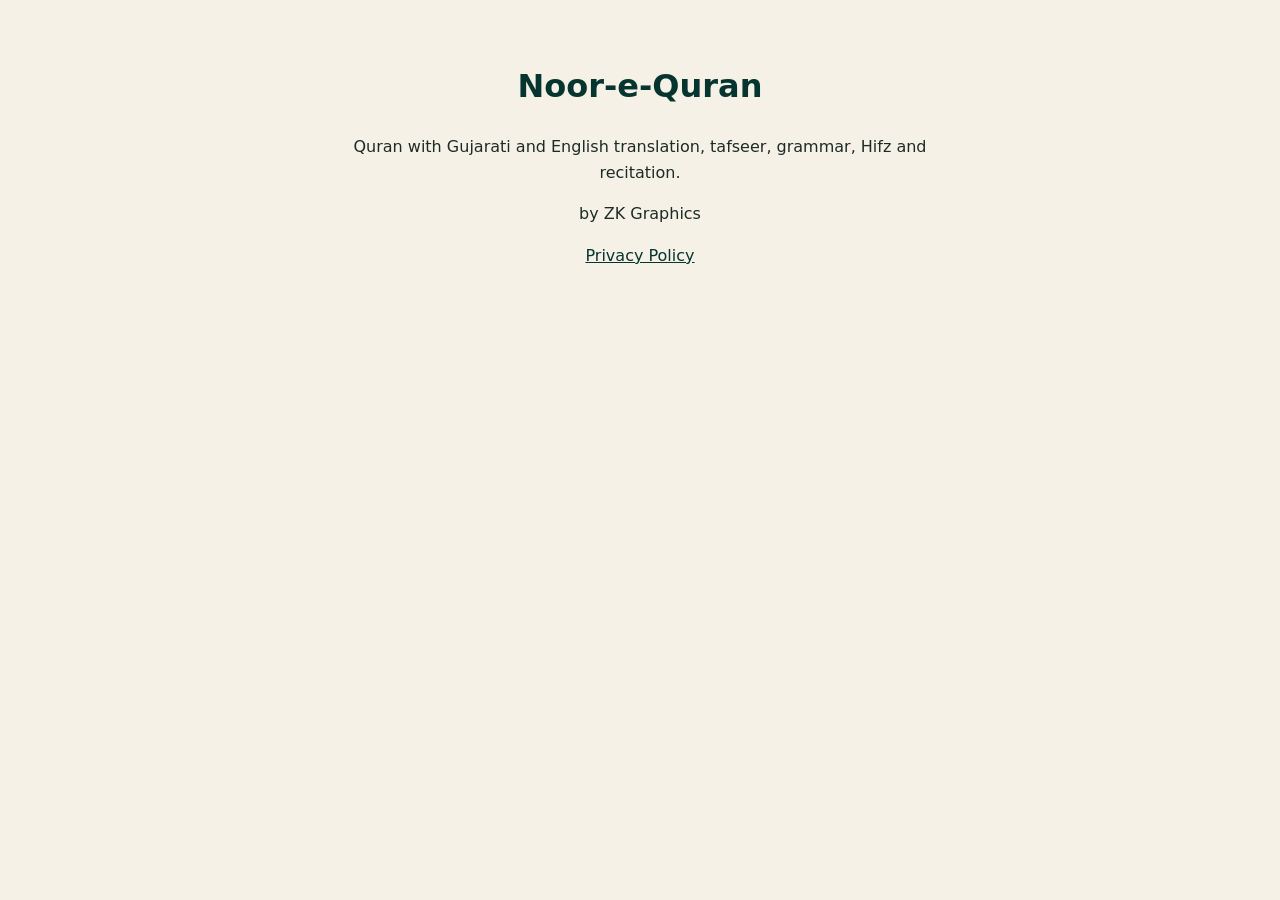
<file: index.html>
<!doctype html>
<html lang="en">
<head>
<meta charset="utf-8">
<meta name="viewport" content="width=device-width, initial-scale=1">
<title>Noor-e-Quran</title>
<style>
  body { font: 16px/1.6 system-ui, sans-serif; max-width: 640px; margin: 0 auto; padding: 40px 16px; text-align: center; color: #1d2b27; background: #f6f1e6; }
  h1 { color: #06352f; } a { color: #06352f; }
  @media (prefers-color-scheme: dark) { body { background: #10201c; color: #e8e2d4; } h1, a { color: #e9c46a; } }
</style>
</head>
<body>
<h1>Noor-e-Quran</h1>
<p>Quran with Gujarati and English translation, tafseer, grammar, Hifz and recitation.</p>
<p>by ZK Graphics</p>
<p><a href="privacy.html">Privacy Policy</a></p>
</body>
</html>
</file>
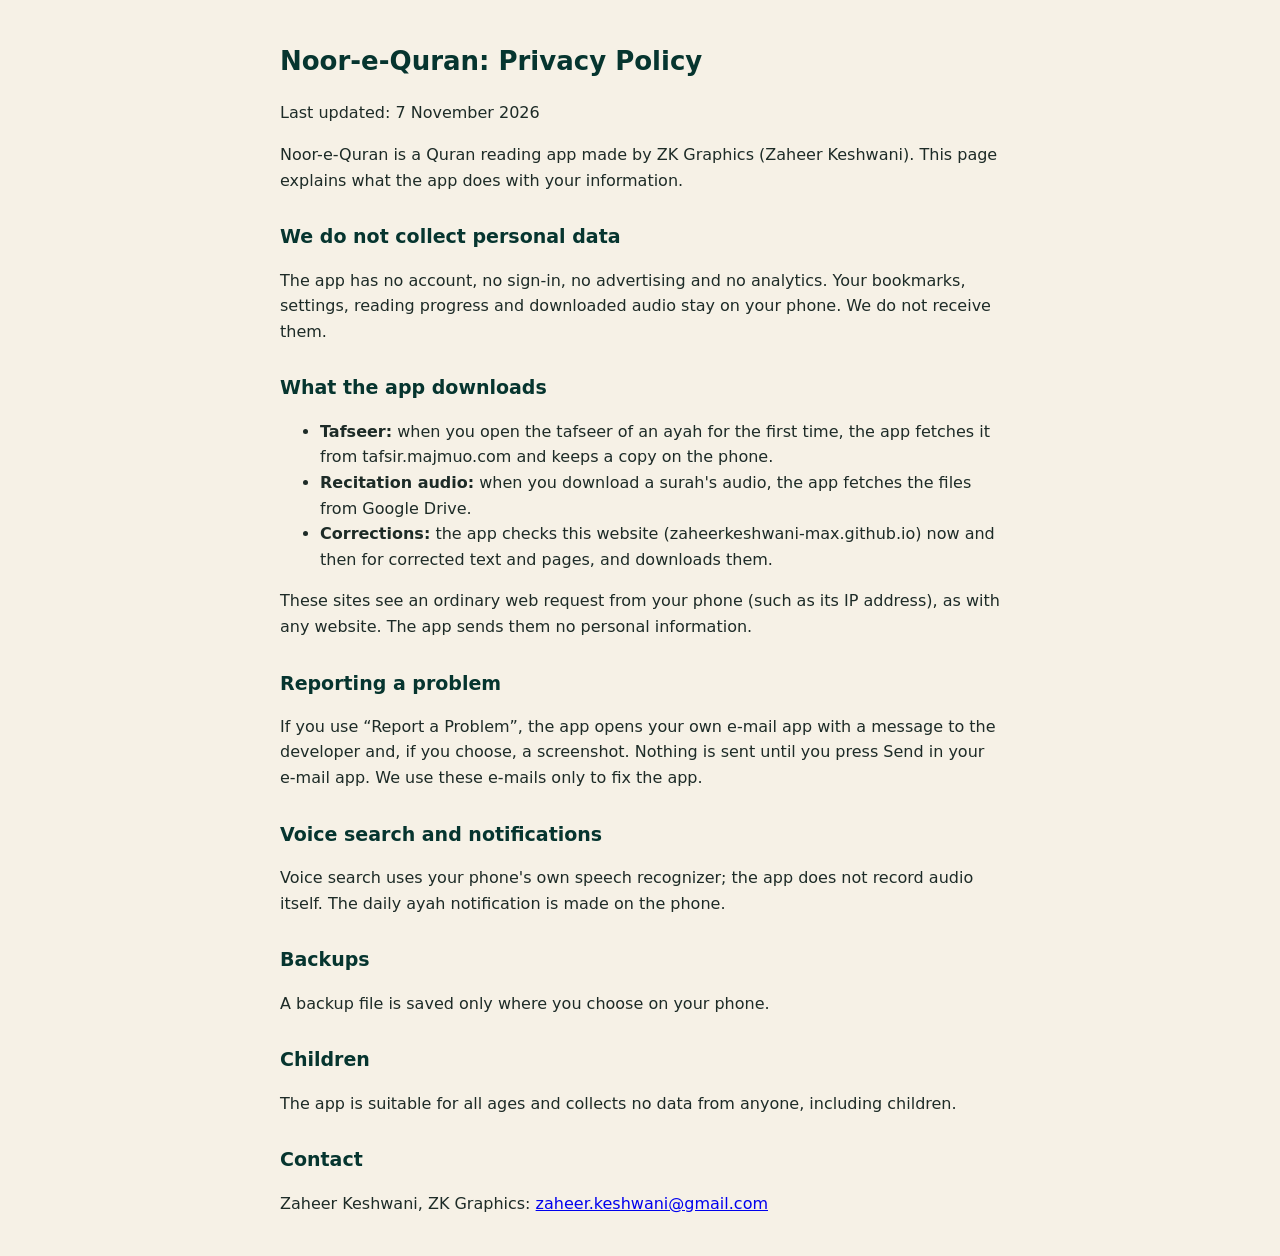
<file: privacy.html>
<!doctype html>
<html lang="en">
<head>
<meta charset="utf-8">
<meta name="viewport" content="width=device-width, initial-scale=1">
<title>Noor-e-Quran Privacy Policy</title>
<style>
  body { font: 16px/1.6 system-ui, sans-serif; max-width: 720px; margin: 0 auto; padding: 24px 16px; color: #1d2b27; background: #f6f1e6; }
  h1 { color: #06352f; font-size: 26px; } h2 { color: #06352f; font-size: 19px; margin-top: 28px; }
  @media (prefers-color-scheme: dark) { body { background: #10201c; color: #e8e2d4; } h1, h2 { color: #e9c46a; } }
</style>
</head>
<body>
<h1>Noor-e-Quran: Privacy Policy</h1>
<p>Last updated: 7 November 2026</p>
<p>Noor-e-Quran is a Quran reading app made by ZK Graphics (Zaheer Keshwani). This page explains what the app does with your information.</p>

<h2>We do not collect personal data</h2>
<p>The app has no account, no sign-in, no advertising and no analytics. Your bookmarks, settings, reading progress and downloaded audio stay on your phone. We do not receive them.</p>

<h2>What the app downloads</h2>
<ul>
  <li><b>Tafseer:</b> when you open the tafseer of an ayah for the first time, the app fetches it from tafsir.majmuo.com and keeps a copy on the phone.</li>
  <li><b>Recitation audio:</b> when you download a surah's audio, the app fetches the files from Google Drive.</li>
  <li><b>Corrections:</b> the app checks this website (zaheerkeshwani-max.github.io) now and then for corrected text and pages, and downloads them.</li>
</ul>
<p>These sites see an ordinary web request from your phone (such as its IP address), as with any website. The app sends them no personal information.</p>

<h2>Reporting a problem</h2>
<p>If you use “Report a Problem”, the app opens your own e-mail app with a message to the developer and, if you choose, a screenshot. Nothing is sent until you press Send in your e-mail app. We use these e-mails only to fix the app.</p>

<h2>Voice search and notifications</h2>
<p>Voice search uses your phone's own speech recognizer; the app does not record audio itself. The daily ayah notification is made on the phone.</p>

<h2>Backups</h2>
<p>A backup file is saved only where you choose on your phone.</p>

<h2>Children</h2>
<p>The app is suitable for all ages and collects no data from anyone, including children.</p>

<h2>Contact</h2>
<p>Zaheer Keshwani, ZK Graphics: <a href="mailto:zaheer.keshwani@gmail.com">zaheer.keshwani@gmail.com</a></p>
</body>
</html>
</file>
